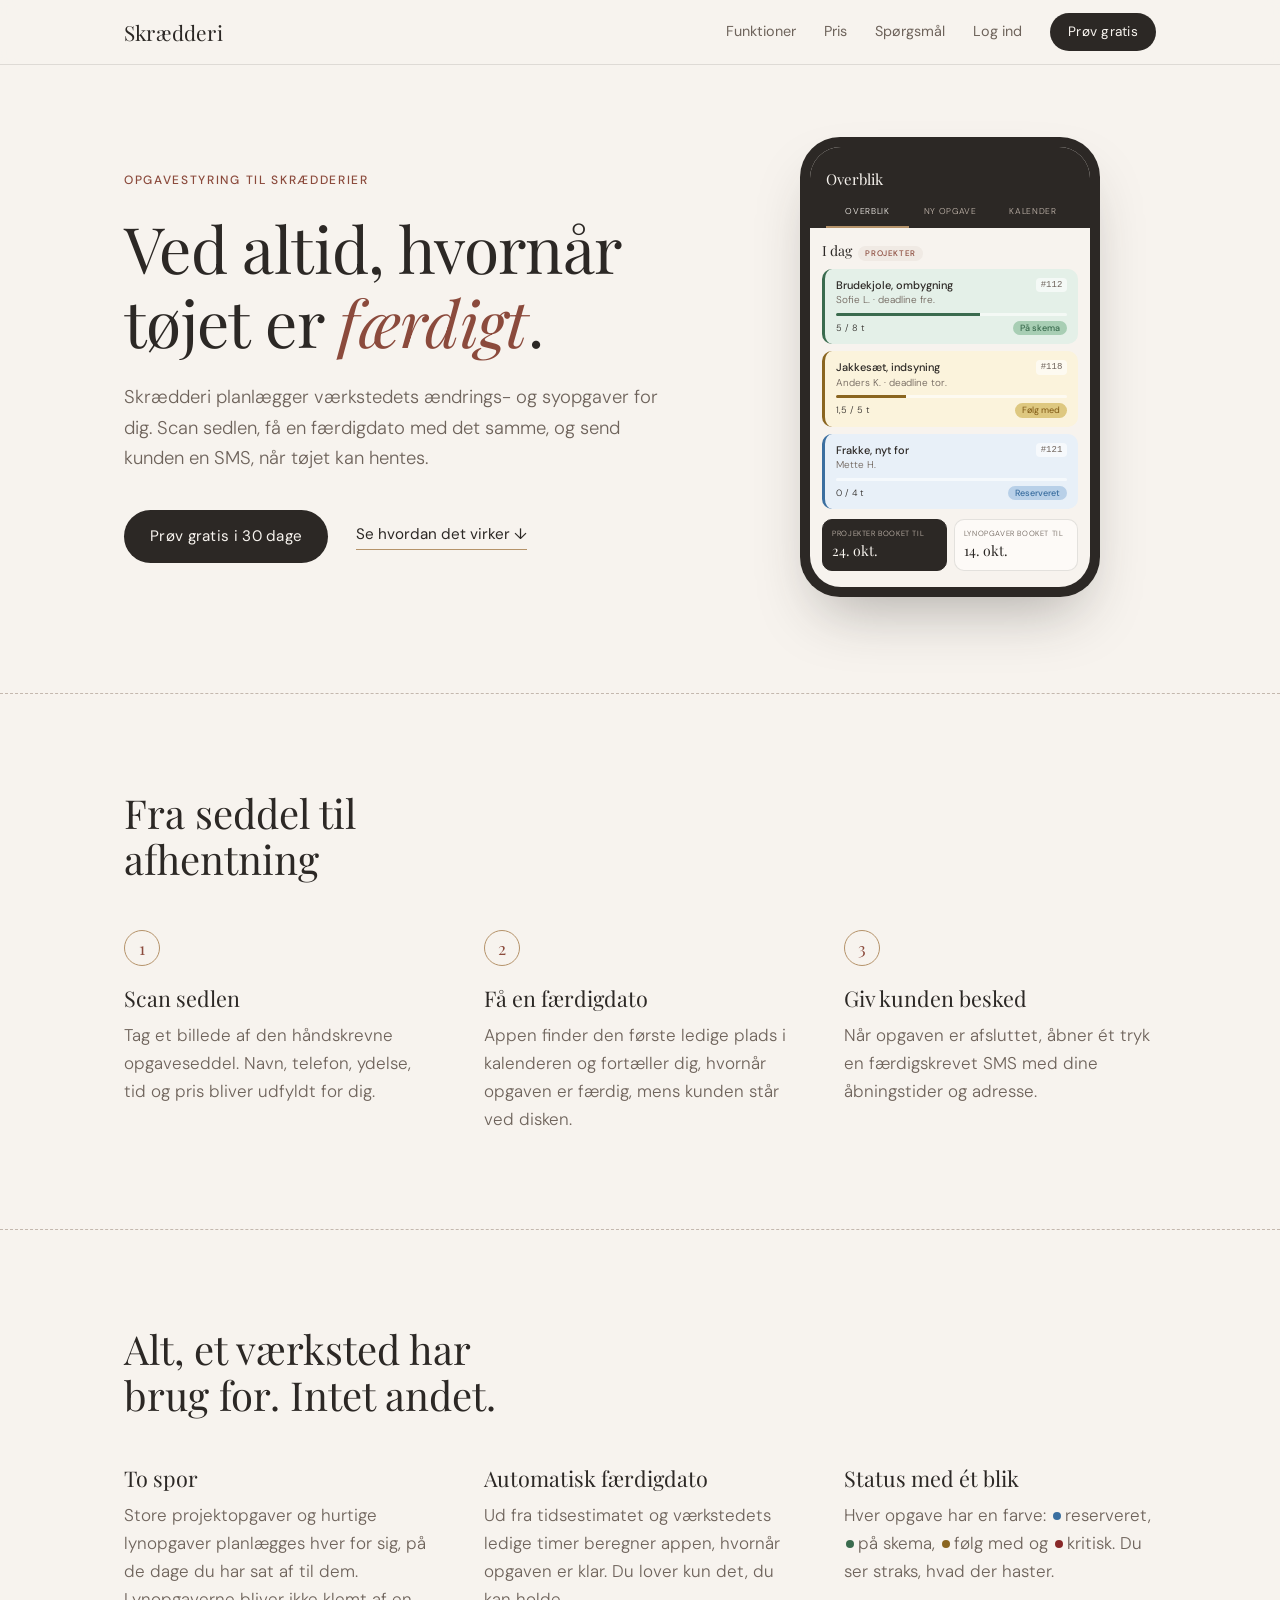
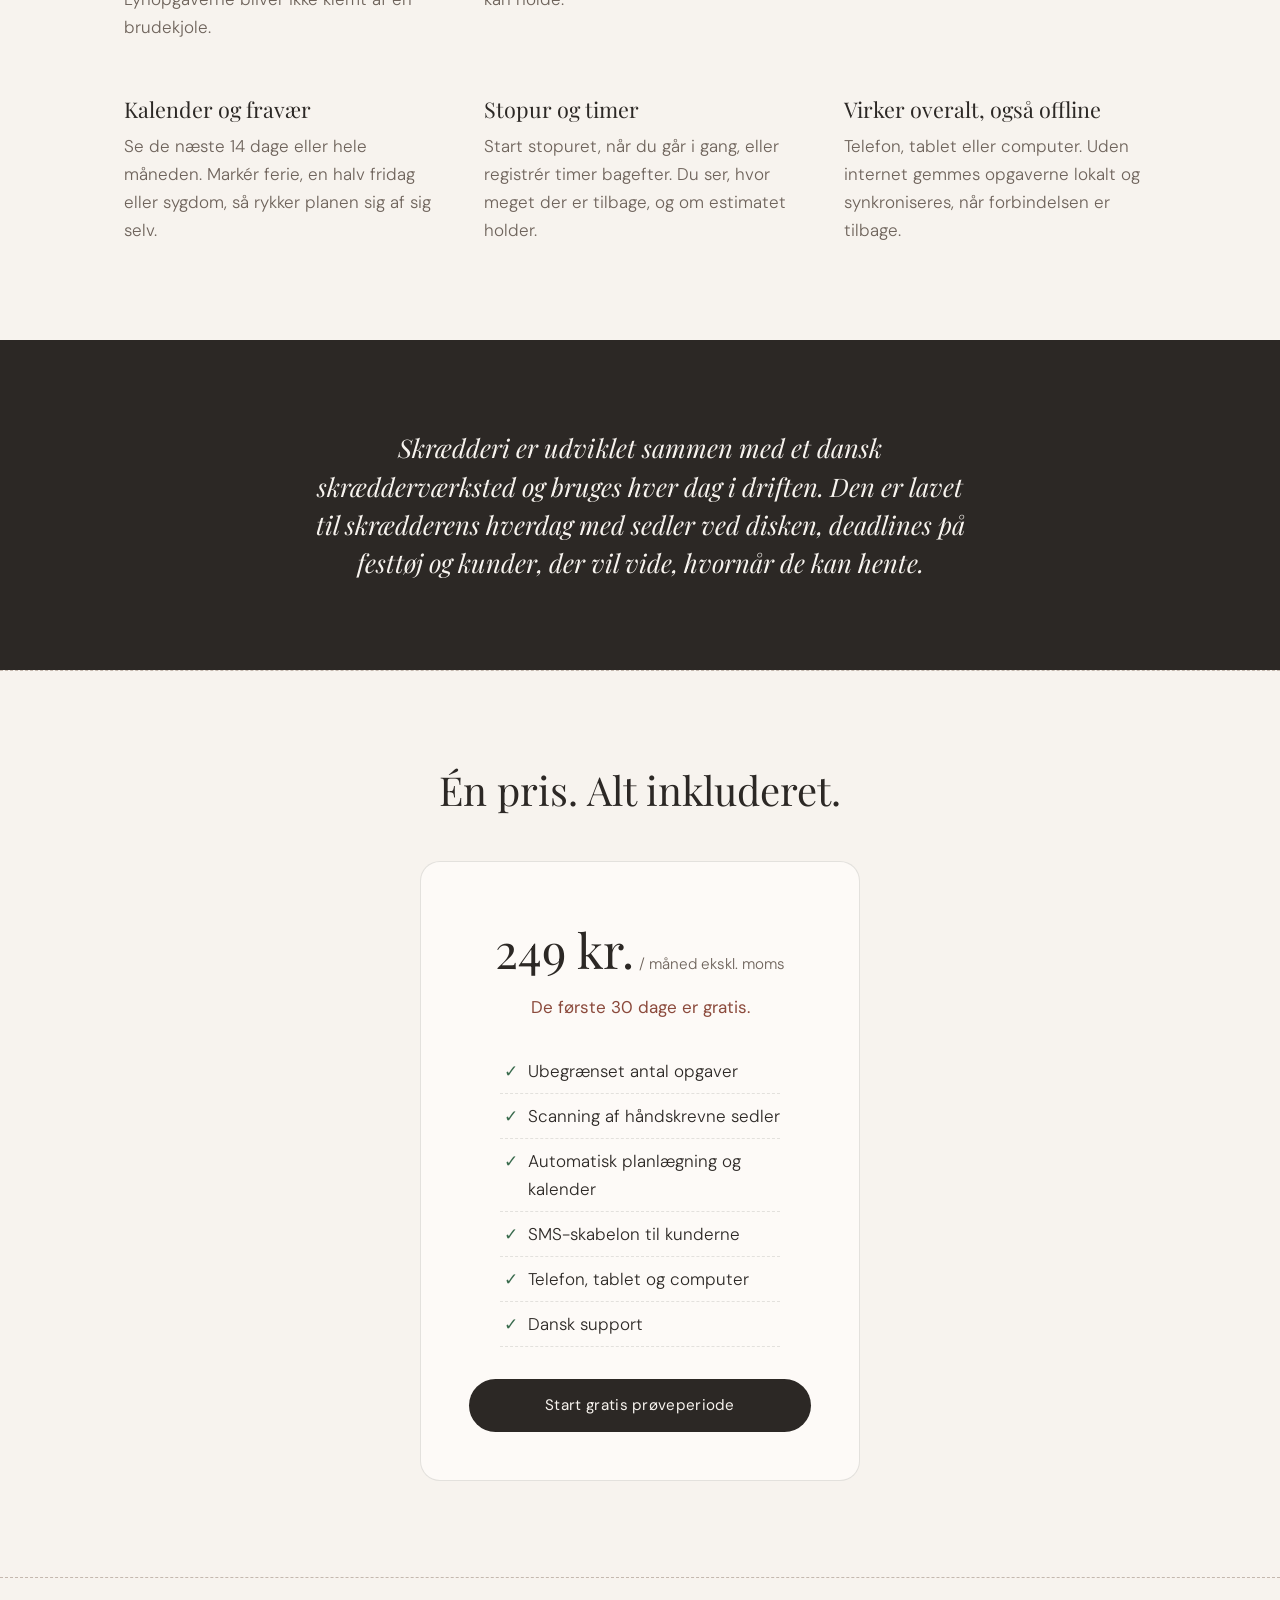
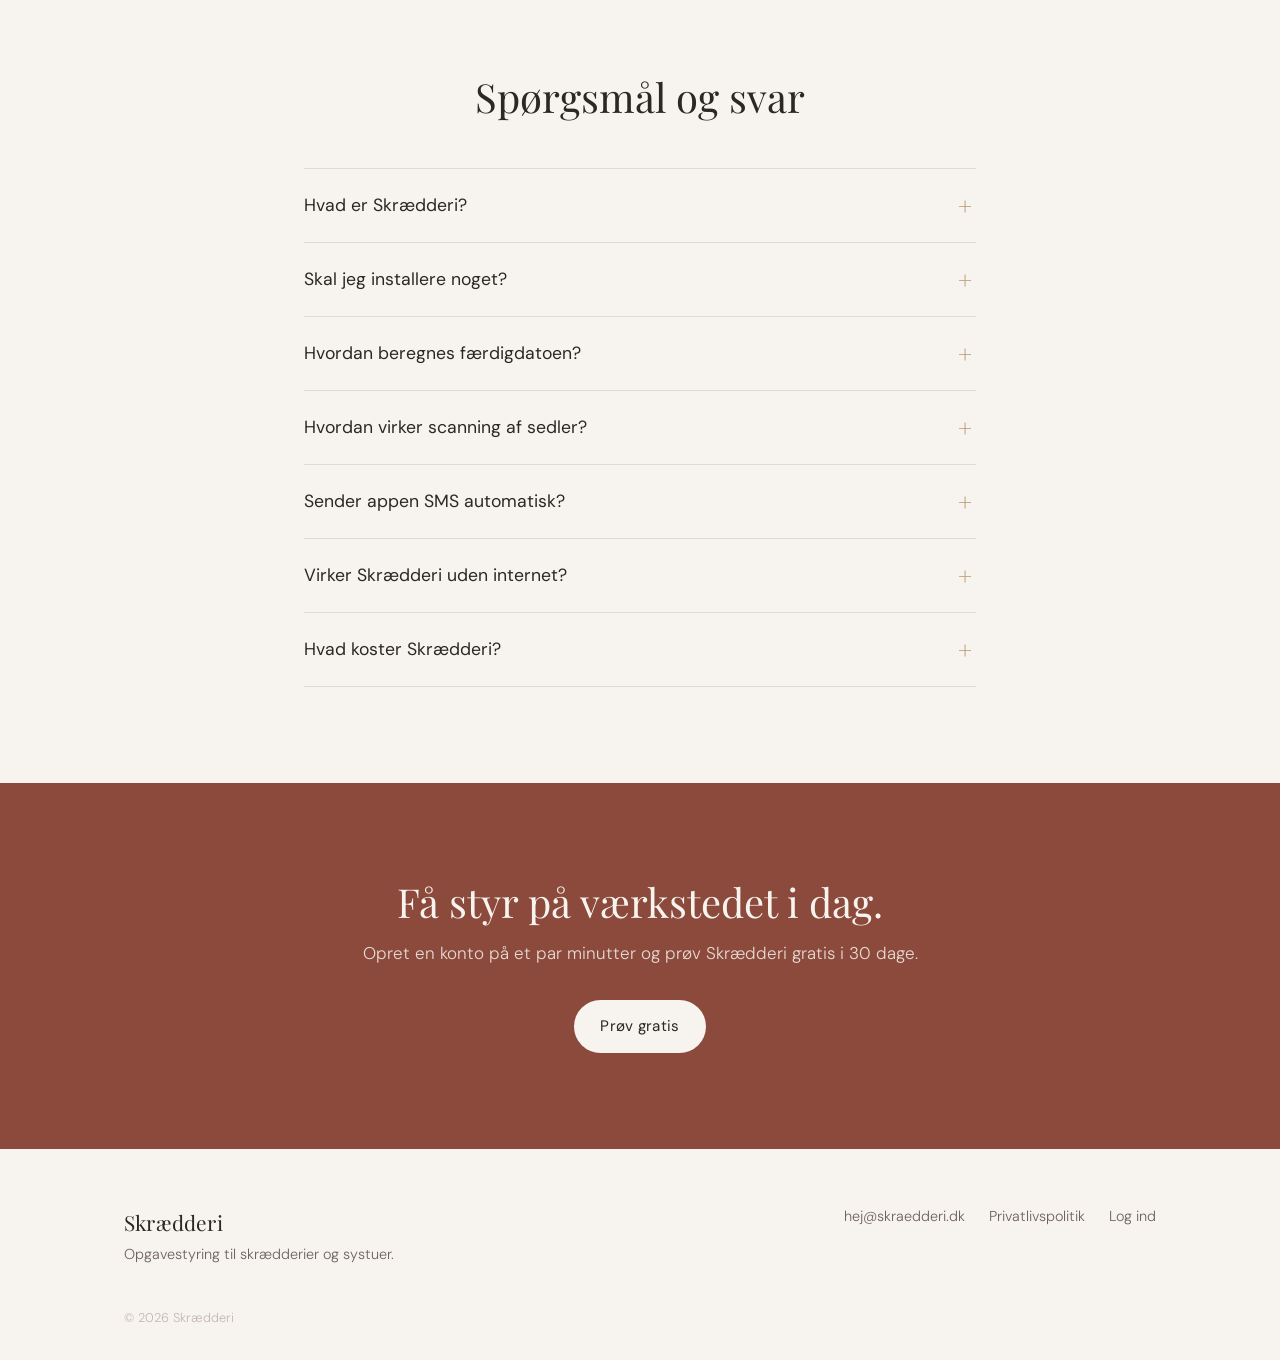
<file: index.html>
<!DOCTYPE html>
<html lang="da">
<head>
<meta charset="UTF-8">
<meta name="viewport" content="width=device-width, initial-scale=1">
<title>Skrædderi – opgavestyring og planlægning til skrædderier</title>
<meta name="description" content="Skrædderi er et dansk planlægningsværktøj til skrædderier og systuer. Scan sedlen, få en færdigdato med det samme, og send kunden en SMS, når tøjet er klar. Prøv gratis i 30 dage.">
<link rel="canonical" href="https://skraedderi.dk/">
<meta name="theme-color" content="#2C2825">
<meta name="robots" content="index, follow, max-image-preview:large">

<meta property="og:type" content="website">
<meta property="og:locale" content="da_DK">
<meta property="og:site_name" content="Skrædderi">
<meta property="og:title" content="Skrædderi – opgavestyring til skrædderier">
<meta property="og:description" content="Scan sedlen, få en færdigdato med det samme, og send kunden en SMS, når tøjet er klar.">
<meta property="og:url" content="https://skraedderi.dk/">
<meta property="og:image" content="https://skraedderi.dk/og-image.png">
<meta property="og:image:width" content="1200">
<meta property="og:image:height" content="630">
<meta name="twitter:card" content="summary_large_image">

<link rel="icon" href="favicon.svg" type="image/svg+xml">
<link rel="apple-touch-icon" href="apple-touch-icon.png">
<link rel="preload" href="fonts/playfair-display-latin-400-normal.woff2" as="font" type="font/woff2" crossorigin>
<link rel="preload" href="fonts/dm-sans-latin-300-normal.woff2" as="font" type="font/woff2" crossorigin>
<link rel="stylesheet" href="style.css">

<script type="application/ld+json">
{
  "@context": "https://schema.org",
  "@graph": [
    {
      "@type": "Organization",
      "@id": "https://skraedderi.dk/#org",
      "name": "Skrædderi",
      "url": "https://skraedderi.dk/",
      "logo": "https://skraedderi.dk/apple-touch-icon.png",
      "email": "hej@skraedderi.dk",
      "areaServed": "DK"
    },
    {
      "@type": "WebSite",
      "@id": "https://skraedderi.dk/#website",
      "url": "https://skraedderi.dk/",
      "name": "Skrædderi",
      "inLanguage": "da-DK",
      "publisher": { "@id": "https://skraedderi.dk/#org" }
    },
    {
      "@type": "SoftwareApplication",
      "@id": "https://skraedderi.dk/#app",
      "name": "Skrædderi",
      "description": "Webapp til opgavestyring i skrædderier og systuer: automatisk færdigdato ud fra værkstedets kapacitet, statusfarver, kalender med fravær, scanning af håndskrevne sedler, stopur og SMS til kunden.",
      "applicationCategory": "BusinessApplication",
      "applicationSubCategory": "Opgavestyring til skrædderier",
      "operatingSystem": "Web, iOS, Android, Windows, macOS",
      "inLanguage": "da",
      "url": "https://skraedderi.dk/",
      "publisher": { "@id": "https://skraedderi.dk/#org" },
      "offers": {
        "@type": "Offer",
        "price": "249",
        "priceCurrency": "DKK",
        "description": "Pr. måned ekskl. moms. 30 dages gratis prøveperiode.",
        "url": "https://skraedderi.dk/#pris"
      },
      "featureList": [
        "To spor: projektopgaver og lynopgaver",
        "Automatisk beregnet færdigdato",
        "Statusfarver: reserveret, på skema, følg med, kritisk",
        "Kalender med 14-dages- og månedsoverblik",
        "Registrering af fravær",
        "Scanning af håndskrevne opgavesedler",
        "Stopur og tidsregistrering",
        "SMS-skabelon til kunden",
        "Virker offline"
      ]
    },
    {
      "@type": "FAQPage",
      "mainEntity": [
        { "@type": "Question", "name": "Hvad er Skrædderi?",
          "acceptedAnswer": { "@type": "Answer", "text": "Skrædderi er en dansk webapp til opgavestyring i skrædderier og systuer. Den holder styr på alle ændrings- og syopgaver, beregner automatisk hvornår hver opgave er færdig ud fra værkstedets kapacitet, og gør det nemt at give kunden besked på SMS." } },
        { "@type": "Question", "name": "Skal jeg installere noget?",
          "acceptedAnswer": { "@type": "Answer", "text": "Nej. Skrædderi kører i browseren på telefon, tablet og computer. På telefonen kan du lægge den på hjemmeskærmen, så den åbner som en almindelig app." } },
        { "@type": "Question", "name": "Hvordan beregnes færdigdatoen?",
          "acceptedAnswer": { "@type": "Answer", "text": "Appen kender hvor mange timer værkstedet har hver dag til henholdsvis projektopgaver og lynopgaver. Når du opretter en opgave med et tidsestimat, finder appen den første dag, hvor der er plads, og trækker registreret fravær fra." } },
        { "@type": "Question", "name": "Hvordan virker scanning af sedler?",
          "acceptedAnswer": { "@type": "Answer", "text": "Tag et billede af den håndskrevne opgaveseddel. Appen læser navn, telefon, ydelse, tidsestimat, pris, deadline og noter og udfylder formularen. Du retter eventuelle fejl og godkender. Billedet læses direkte i browseren." } },
        { "@type": "Question", "name": "Sender appen SMS automatisk?",
          "acceptedAnswer": { "@type": "Answer", "text": "Nej. Når en opgave er færdig, åbner ét tryk telefonens egen SMS-app med en færdigskrevet besked ud fra din skabelon. Du sender selv, og der er ingen ekstra SMS-gebyrer." } },
        { "@type": "Question", "name": "Virker Skrædderi uden internet?",
          "acceptedAnswer": { "@type": "Answer", "text": "Ja. Opgaver du opretter uden forbindelse, gemmes på enheden og synkroniseres automatisk, når forbindelsen er tilbage." } },
        { "@type": "Question", "name": "Hvad koster Skrædderi?",
          "acceptedAnswer": { "@type": "Answer", "text": "Skrædderi koster 249 kr. om måneden ekskl. moms. De første 30 dage er gratis." } }
      ]
    }
  ]
}
</script>
</head>
<body>

<a class="skip" href="#indhold">Spring til indhold</a>

<header class="site-header">
  <div class="wrap header-inner">
    <a href="./" class="logo" aria-label="Skrædderi – forside">Skrædderi</a>
    <nav aria-label="Hovedmenu">
      <a href="#funktioner">Funktioner</a>
      <a href="#pris">Pris</a>
      <a href="#faq">Spørgsmål</a>
      <a href="https://app.skraedderi.dk/" class="nav-login">Log ind</a>
      <a href="https://app.skraedderi.dk/signup" class="btn btn-small">Prøv gratis</a>
    </nav>
  </div>
</header>

<main id="indhold">

  <!-- HERO -->
  <section class="hero">
    <div class="wrap hero-inner">
      <div class="hero-text">
        <p class="eyebrow">Opgavestyring til skrædderier</p>
        <h1>Ved altid, hvornår tøjet er <em>færdigt</em>.</h1>
        <p class="lead">Skrædderi planlægger værkstedets ændrings- og syopgaver for dig. Scan sedlen, få en færdigdato med det samme, og send kunden en SMS, når tøjet kan hentes.</p>
        <div class="hero-cta">
          <a href="https://app.skraedderi.dk/signup" class="btn">Prøv gratis i 30 dage</a>
          <a href="#funktioner" class="link-arrow">Se hvordan det virker</a>
        </div>
      </div>

      <!-- Illustration af appen -->
      <div class="phone" aria-hidden="true">
        <div class="phone-screen">
          <div class="ph-head">
            <div class="ph-title">Overblik</div>
            <div class="ph-tabs"><span class="on">Overblik</span><span>Ny opgave</span><span>Kalender</span></div>
          </div>
          <div class="ph-body">
            <div class="ph-day">I dag <span>Projekter</span></div>
            <div class="card st-green">
              <div class="c-top"><b>Brudekjole, ombygning</b><i>#112</i></div>
              <div class="c-sub">Sofie L. · deadline fre.</div>
              <div class="bar"><span style="width:62%"></span></div>
              <div class="c-row"><small>5 / 8 t</small><em>På skema</em></div>
            </div>
            <div class="card st-yellow">
              <div class="c-top"><b>Jakkesæt, indsyning</b><i>#118</i></div>
              <div class="c-sub">Anders K. · deadline tor.</div>
              <div class="bar"><span style="width:30%"></span></div>
              <div class="c-row"><small>1,5 / 5 t</small><em>Følg med</em></div>
            </div>
            <div class="card st-blue">
              <div class="c-top"><b>Frakke, nyt for</b><i>#121</i></div>
              <div class="c-sub">Mette H.</div>
              <div class="bar"><span style="width:0"></span></div>
              <div class="c-row"><small>0 / 4 t</small><em>Reserveret</em></div>
            </div>
            <div class="ph-stats">
              <div class="dark"><small>Projekter booket til</small><b>24. okt.</b></div>
              <div><small>Lynopgaver booket til</small><b>14. okt.</b></div>
            </div>
          </div>
        </div>
      </div>
    </div>
  </section>

  <!-- SÅDAN VIRKER DET -->
  <section class="steps" aria-labelledby="steps-h">
    <div class="wrap">
      <h2 id="steps-h" class="section-title">Fra seddel til afhentning</h2>
      <ol class="step-list">
        <li>
          <span class="step-no">1</span>
          <h3>Scan sedlen</h3>
          <p>Tag et billede af den håndskrevne opgaveseddel. Navn, telefon, ydelse, tid og pris bliver udfyldt for dig.</p>
        </li>
        <li>
          <span class="step-no">2</span>
          <h3>Få en færdigdato</h3>
          <p>Appen finder den første ledige plads i kalenderen og fortæller dig, hvornår opgaven er færdig, mens kunden står ved disken.</p>
        </li>
        <li>
          <span class="step-no">3</span>
          <h3>Giv kunden besked</h3>
          <p>Når opgaven er afsluttet, åbner ét tryk en færdigskrevet SMS med dine åbningstider og adresse.</p>
        </li>
      </ol>
    </div>
  </section>

  <!-- FUNKTIONER -->
  <section id="funktioner" class="features" aria-labelledby="feat-h">
    <div class="wrap">
      <h2 id="feat-h" class="section-title">Alt, et værksted har brug for. Intet andet.</h2>
      <div class="feature-grid">
        <article>
          <h3>To spor</h3>
          <p>Store projektopgaver og hurtige lynopgaver planlægges hver for sig, på de dage du har sat af til dem. Lynopgaverne bliver ikke klemt af en brudekjole.</p>
        </article>
        <article>
          <h3>Automatisk færdigdato</h3>
          <p>Ud fra tidsestimatet og værkstedets ledige timer beregner appen, hvornår opgaven er klar. Du lover kun det, du kan holde.</p>
        </article>
        <article>
          <h3>Status med ét blik</h3>
          <p>Hver opgave har en farve: <span class="dot d-blue"></span>reserveret, <span class="dot d-green"></span>på skema, <span class="dot d-yellow"></span>følg med og <span class="dot d-red"></span>kritisk. Du ser straks, hvad der haster.</p>
        </article>
        <article>
          <h3>Kalender og fravær</h3>
          <p>Se de næste 14 dage eller hele måneden. Markér ferie, en halv fridag eller sygdom, så rykker planen sig af sig selv.</p>
        </article>
        <article>
          <h3>Stopur og timer</h3>
          <p>Start stopuret, når du går i gang, eller registrér timer bagefter. Du ser, hvor meget der er tilbage, og om estimatet holder.</p>
        </article>
        <article>
          <h3>Virker overalt, også offline</h3>
          <p>Telefon, tablet eller computer. Uden internet gemmes opgaverne lokalt og synkroniseres, når forbindelsen er tilbage.</p>
        </article>
      </div>
    </div>
  </section>

  <!-- CITAT / OPRINDELSE -->
  <section class="origin">
    <div class="wrap narrow">
      <p class="origin-text">Skrædderi er udviklet sammen med et dansk skrædderværksted og bruges hver dag i driften. Den er lavet til skrædderens hverdag med sedler ved disken, deadlines på festtøj og kunder, der vil vide, hvornår de kan hente.</p>
    </div>
  </section>

  <!-- PRIS -->
  <section id="pris" class="pricing" aria-labelledby="pris-h">
    <div class="wrap narrow">
      <h2 id="pris-h" class="section-title">Én pris. Alt inkluderet.</h2>
      <div class="price-card">
        <!-- PLADSHOLDER: ret prisen her, i JSON-LD øverst, i FAQ og i llms.txt -->
        <p class="price"><span class="amount">249 kr.</span> <span class="per">/ måned ekskl. moms</span></p>
        <p class="trial">De første 30 dage er gratis.</p>
        <ul class="included">
          <li>Ubegrænset antal opgaver</li>
          <li>Scanning af håndskrevne sedler</li>
          <li>Automatisk planlægning og kalender</li>
          <li>SMS-skabelon til kunderne</li>
          <li>Telefon, tablet og computer</li>
          <li>Dansk support</li>
        </ul>
        <a href="https://app.skraedderi.dk/signup" class="btn btn-block">Start gratis prøveperiode</a>
      </div>
    </div>
  </section>

  <!-- FAQ -->
  <section id="faq" class="faq" aria-labelledby="faq-h">
    <div class="wrap narrow">
      <h2 id="faq-h" class="section-title">Spørgsmål og svar</h2>

      <details>
        <summary>Hvad er Skrædderi?</summary>
        <p>Skrædderi er en dansk webapp til opgavestyring i skrædderier og systuer. Den holder styr på alle ændrings- og syopgaver, beregner automatisk hvornår hver opgave er færdig ud fra værkstedets kapacitet, og gør det nemt at give kunden besked på SMS.</p>
      </details>
      <details>
        <summary>Skal jeg installere noget?</summary>
        <p>Nej. Skrædderi kører i browseren på telefon, tablet og computer. På telefonen kan du lægge den på hjemmeskærmen, så den åbner som en almindelig app.</p>
      </details>
      <details>
        <summary>Hvordan beregnes færdigdatoen?</summary>
        <p>Appen kender hvor mange timer værkstedet har hver dag til henholdsvis projektopgaver og lynopgaver. Når du opretter en opgave med et tidsestimat, finder appen den første dag, hvor der er plads, og trækker registreret fravær fra.</p>
      </details>
      <details>
        <summary>Hvordan virker scanning af sedler?</summary>
        <p>Tag et billede af den håndskrevne opgaveseddel. Appen læser navn, telefon, ydelse, tidsestimat, pris, deadline og noter og udfylder formularen. Du retter eventuelle fejl og godkender. Billedet læses direkte i browseren.</p>
      </details>
      <details>
        <summary>Sender appen SMS automatisk?</summary>
        <p>Nej. Når en opgave er færdig, åbner ét tryk telefonens egen SMS-app med en færdigskrevet besked ud fra din skabelon. Du sender selv, og der er ingen ekstra SMS-gebyrer.</p>
      </details>
      <details>
        <summary>Virker Skrædderi uden internet?</summary>
        <p>Ja. Opgaver du opretter uden forbindelse, gemmes på enheden og synkroniseres automatisk, når forbindelsen er tilbage.</p>
      </details>
      <details>
        <summary>Hvad koster Skrædderi?</summary>
        <p>Skrædderi koster 249 kr. om måneden ekskl. moms. De første 30 dage er gratis.</p>
      </details>
    </div>
  </section>

  <!-- AFSLUTNING -->
  <section class="final-cta">
    <div class="wrap narrow">
      <h2>Få styr på værkstedet i dag.</h2>
      <p>Opret en konto på et par minutter og prøv Skrædderi gratis i 30 dage.</p>
      <a href="https://app.skraedderi.dk/signup" class="btn btn-light">Prøv gratis</a>
    </div>
  </section>

</main>

<footer class="site-footer">
  <div class="wrap footer-inner">
    <div>
      <div class="logo">Skrædderi</div>
      <p>Opgavestyring til skrædderier og systuer.</p>
    </div>
    <div class="footer-links">
      <a href="mailto:hej@skraedderi.dk">hej@skraedderi.dk</a>
      <a href="privatliv">Privatlivspolitik</a>
      <a href="https://app.skraedderi.dk/">Log ind</a>
    </div>
  </div>
  <div class="wrap copy">© 2026 Skrædderi</div>
</footer>

</body>
</html>
</file>
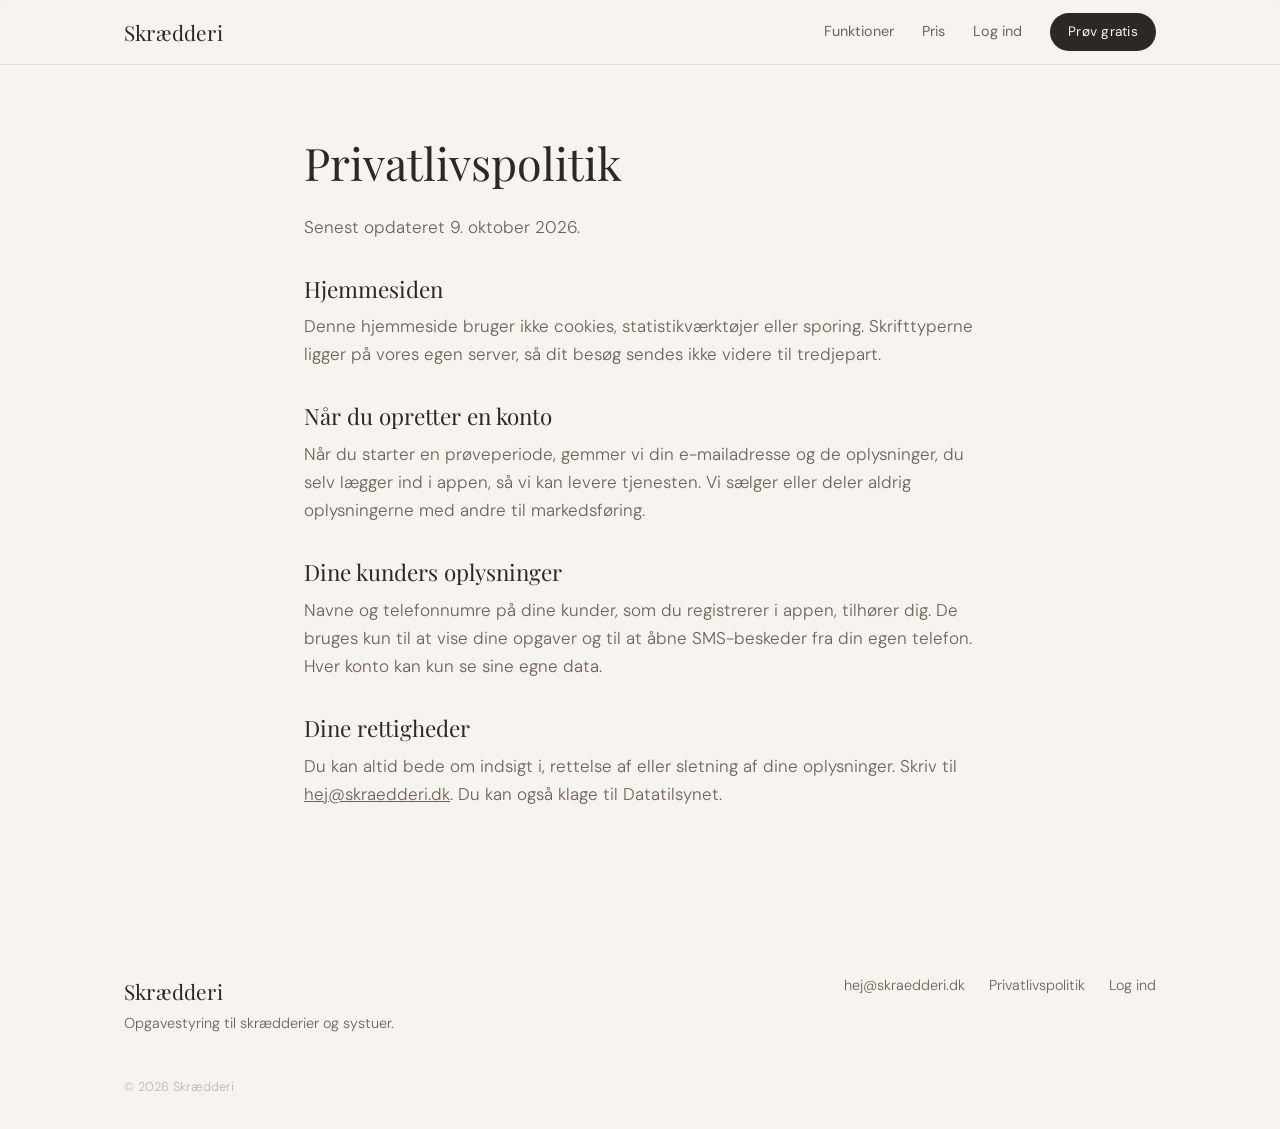
<file: privatliv.html>
<!DOCTYPE html>
<html lang="da">
<head>
<meta charset="UTF-8">
<meta name="viewport" content="width=device-width, initial-scale=1">
<title>Privatlivspolitik – Skrædderi</title>
<meta name="description" content="Sådan behandler Skrædderi personoplysninger på hjemmesiden.">
<link rel="canonical" href="https://skraedderi.dk/privatliv">
<meta name="theme-color" content="#2C2825">
<link rel="icon" href="favicon.svg" type="image/svg+xml">
<link rel="apple-touch-icon" href="apple-touch-icon.png">
<link rel="stylesheet" href="style.css">
</head>
<body>
<header class="site-header">
  <div class="wrap header-inner">
    <a href="./" class="logo" aria-label="Skrædderi – forside">Skrædderi</a>
    <nav aria-label="Hovedmenu">
      <a href="./#funktioner">Funktioner</a>
      <a href="./#pris">Pris</a>
      <a href="https://app.skraedderi.dk/" class="nav-login">Log ind</a>
      <a href="https://app.skraedderi.dk/signup" class="btn btn-small">Prøv gratis</a>
    </nav>
  </div>
</header>
<main class="page">
  <div class="wrap narrow">
    <h1>Privatlivspolitik</h1>
    <p>Senest opdateret 9. oktober 2026.</p>

    <h2>Hjemmesiden</h2>
    <p>Denne hjemmeside bruger ikke cookies, statistikværktøjer eller sporing. Skrifttyperne ligger på vores egen server, så dit besøg sendes ikke videre til tredjepart.</p>

    <h2>Når du opretter en konto</h2>
    <p>Når du starter en prøveperiode, gemmer vi din e-mailadresse og de oplysninger, du selv lægger ind i appen, så vi kan levere tjenesten. Vi sælger eller deler aldrig oplysningerne med andre til markedsføring.</p>

    <h2>Dine kunders oplysninger</h2>
    <p>Navne og telefonnumre på dine kunder, som du registrerer i appen, tilhører dig. De bruges kun til at vise dine opgaver og til at åbne SMS-beskeder fra din egen telefon. Hver konto kan kun se sine egne data.</p>

    <h2>Dine rettigheder</h2>
    <p>Du kan altid bede om indsigt i, rettelse af eller sletning af dine oplysninger. Skriv til <a href="mailto:hej@skraedderi.dk">hej@skraedderi.dk</a>. Du kan også klage til Datatilsynet.</p>
  </div>
</main>
<footer class="site-footer">
  <div class="wrap footer-inner">
    <div>
      <div class="logo">Skrædderi</div>
      <p>Opgavestyring til skrædderier og systuer.</p>
    </div>
    <div class="footer-links">
      <a href="mailto:hej@skraedderi.dk">hej@skraedderi.dk</a>
      <a href="privatliv">Privatlivspolitik</a>
      <a href="https://app.skraedderi.dk/">Log ind</a>
    </div>
  </div>
  <div class="wrap copy">© 2026 Skrædderi</div>
</footer>
</body>
</html>
</file>
<file: style.css>
/* Skrifttyper (selv-hostet – ingen kald til Google) */
@font-face { font-family: 'Playfair Display'; font-style: normal; font-weight: 400; font-display: swap; src: url(fonts/playfair-display-latin-400-normal.woff2) format('woff2'); }
@font-face { font-family: 'Playfair Display'; font-style: italic; font-weight: 400; font-display: swap; src: url(fonts/playfair-display-latin-400-italic.woff2) format('woff2'); }
@font-face { font-family: 'DM Sans'; font-style: normal; font-weight: 300; font-display: swap; src: url(fonts/dm-sans-latin-300-normal.woff2) format('woff2'); }
@font-face { font-family: 'DM Sans'; font-style: normal; font-weight: 400; font-display: swap; src: url(fonts/dm-sans-latin-400-normal.woff2) format('woff2'); }
@font-face { font-family: 'DM Sans'; font-style: normal; font-weight: 500; font-display: swap; src: url(fonts/dm-sans-latin-500-normal.woff2) format('woff2'); }

/* Samme farver som appen */
:root {
  --cream: #F7F3EE; --warm-white: #FDFAF7; --charcoal: #2C2825;
  --mid: #6E635B; --light: #C4B8AE; --accent: #8B4A3C; --gold: #B5936A;
  --line: rgba(44, 40, 37, 0.12);
  --s-blue: #3B6FA0; --s-blue-bg: #E8F0F8; --s-blue-bd: #B8D0E8;
  --s-green: #3A6B4E; --s-green-bg: #E4F0E8; --s-green-bd: #A8CEB4;
  --s-yellow: #8A6520; --s-yellow-bg: #FBF3DC; --s-yellow-bd: #DEC880;
  --s-red: #882828; --s-red-bg: #F8E4E4; --s-red-bd: #D89090;
  --serif: 'Playfair Display', Georgia, serif;
  --sans: 'DM Sans', system-ui, -apple-system, sans-serif;
}

* { box-sizing: border-box; margin: 0; padding: 0; }
html { scroll-behavior: smooth; -webkit-text-size-adjust: 100%; }
body { background: var(--cream); color: var(--charcoal); font-family: var(--sans); font-weight: 300; font-size: 1.0625rem; line-height: 1.65; }
a { color: inherit; }
h1, h2, h3 { font-family: var(--serif); font-weight: 400; line-height: 1.15; }
em { font-style: italic; }

.wrap { max-width: 1080px; margin: 0 auto; padding: 0 24px; }
.wrap.narrow { max-width: 720px; }

.skip { position: absolute; left: -999px; top: 8px; background: var(--charcoal); color: var(--cream); padding: 8px 14px; border-radius: 6px; z-index: 10; }
.skip:focus { left: 8px; }
:focus-visible { outline: 2px solid var(--accent); outline-offset: 3px; }

/* Knapper */
.btn { display: inline-block; background: var(--charcoal); color: var(--cream); text-decoration: none; font-weight: 400; font-size: 0.95rem; letter-spacing: 0.02em; padding: 14px 26px; border-radius: 999px; transition: background 0.2s, transform 0.2s; }
.btn:hover { background: var(--accent); }
.btn:active { transform: scale(0.98); }
.btn-small { padding: 8px 18px; font-size: 0.85rem; }
.btn-block { display: block; text-align: center; }
.btn-light { background: var(--cream); color: var(--charcoal); }
.btn-light:hover { background: var(--gold); color: var(--charcoal); }
.link-arrow { text-decoration: none; font-weight: 400; font-size: 0.95rem; border-bottom: 1px solid var(--gold); padding-bottom: 2px; }
.link-arrow::after { content: ' ↓'; }

/* Header */
.site-header { position: sticky; top: 0; z-index: 5; background: rgba(247, 243, 238, 0.9); backdrop-filter: blur(8px); -webkit-backdrop-filter: blur(8px); border-bottom: 1px solid var(--line); }
.header-inner { display: flex; align-items: center; justify-content: space-between; height: 64px; }
.logo { font-family: var(--serif); font-size: 1.3rem; text-decoration: none; letter-spacing: 0.01em; }
nav { display: flex; align-items: center; gap: 28px; font-size: 0.9rem; font-weight: 400; }
nav a:not(.btn) { text-decoration: none; color: var(--mid); transition: color 0.2s; }
nav a:not(.btn):hover { color: var(--charcoal); }

/* Sektioner */
section { padding: 96px 0; }
.section-title { font-size: clamp(1.8rem, 3.5vw, 2.5rem); margin-bottom: 48px; max-width: 18ch; }
.eyebrow { font-size: 0.75rem; letter-spacing: 0.14em; text-transform: uppercase; color: var(--accent); font-weight: 500; margin-bottom: 20px; }

/* Stiplet "søm" mellem sektioner */
.steps, .features, .pricing, .faq { border-top: 1px dashed var(--light); }

/* Hero */
.hero { padding: 72px 0 96px; }
.hero-inner { display: grid; grid-template-columns: 1.15fr 0.85fr; gap: 64px; align-items: center; }
.hero h1 { font-size: clamp(2.4rem, 5.5vw, 4rem); letter-spacing: -0.01em; margin-bottom: 24px; }
.hero h1 em { color: var(--accent); }
.lead { font-size: 1.15rem; color: var(--mid); max-width: 34em; margin-bottom: 36px; }
.hero-cta { display: flex; align-items: center; gap: 28px; flex-wrap: wrap; }

/* Telefon-illustration (kopi af appens forside) */
.phone { justify-self: center; width: 300px; padding: 10px; background: var(--charcoal); border-radius: 40px; box-shadow: 0 30px 60px -20px rgba(44, 40, 37, 0.35); }
.phone-screen { background: var(--cream); border-radius: 31px; overflow: hidden; font-size: 11px; line-height: 1.35; }
.ph-head { background: var(--charcoal); color: var(--cream); padding: 22px 16px 0; }
.ph-title { font-family: var(--serif); font-size: 15px; }
.ph-tabs { display: flex; margin-top: 10px; }
.ph-tabs span { flex: 1; text-align: center; font-size: 8.5px; letter-spacing: 0.08em; text-transform: uppercase; color: var(--light); padding: 7px 0 8px; border-bottom: 2px solid transparent; }
.ph-tabs .on { color: var(--cream); border-color: var(--gold); }
.ph-body { padding: 14px 12px 16px; }
.ph-day { font-family: var(--serif); font-size: 14px; margin-bottom: 8px; display: flex; align-items: baseline; gap: 6px; }
.ph-day span { font-family: var(--sans); font-size: 8px; text-transform: uppercase; letter-spacing: 0.08em; background: #F0EAE4; color: var(--accent); padding: 2px 7px; border-radius: 10px; font-weight: 500; }
.card { border-radius: 10px; padding: 9px 11px; margin-bottom: 7px; border-left: 3px solid; }
.c-top { display: flex; justify-content: space-between; }
.c-top b { font-weight: 500; }
.c-top i { font-style: normal; font-family: monospace; font-size: 9px; color: var(--mid); background: rgba(255,255,255,0.6); padding: 1px 5px; border-radius: 4px; }
.c-sub { color: var(--mid); font-size: 10px; margin: 1px 0 6px; }
.bar { height: 3px; background: rgba(255,255,255,0.6); border-radius: 2px; overflow: hidden; margin-bottom: 5px; }
.bar span { display: block; height: 100%; }
.c-row { display: flex; justify-content: space-between; align-items: center; }
.c-row em { font-style: normal; font-size: 9px; font-weight: 500; padding: 1px 7px; border-radius: 8px; }
.st-blue   { background: var(--s-blue-bg);   border-color: var(--s-blue); }
.st-green  { background: var(--s-green-bg);  border-color: var(--s-green); }
.st-yellow { background: var(--s-yellow-bg); border-color: var(--s-yellow); }
.st-blue .bar span   { background: var(--s-blue); }
.st-green .bar span  { background: var(--s-green); }
.st-yellow .bar span { background: var(--s-yellow); }
.st-blue em   { background: var(--s-blue-bd);   color: var(--s-blue); }
.st-green em  { background: var(--s-green-bd);  color: var(--s-green); }
.st-yellow em { background: var(--s-yellow-bd); color: var(--s-yellow); }
.ph-stats { display: grid; grid-template-columns: 1fr 1fr; gap: 7px; margin-top: 10px; }
.ph-stats div { background: var(--warm-white); border: 1px solid var(--line); border-radius: 10px; padding: 9px; }
.ph-stats .dark { background: var(--charcoal); color: var(--cream); border-color: var(--charcoal); }
.ph-stats small { display: block; font-size: 7.5px; text-transform: uppercase; letter-spacing: 0.08em; color: var(--mid); margin-bottom: 3px; }
.ph-stats .dark small { color: var(--light); }
.ph-stats b { font-family: var(--serif); font-weight: 400; font-size: 14px; }

/* Trin */
.step-list { list-style: none; display: grid; grid-template-columns: repeat(3, 1fr); gap: 48px; }
.step-no { display: inline-flex; align-items: center; justify-content: center; width: 36px; height: 36px; border: 1px solid var(--gold); border-radius: 50%; font-family: var(--serif); color: var(--accent); margin-bottom: 20px; }
.step-list h3, .feature-grid h3 { font-size: 1.35rem; margin-bottom: 10px; }
.step-list p, .feature-grid p { color: var(--mid); }

/* Funktioner */
.feature-grid { display: grid; grid-template-columns: repeat(3, 1fr); gap: 56px 48px; }
.dot { display: inline-block; width: 8px; height: 8px; border-radius: 50%; margin: 0 4px 1px 2px; }
.d-blue { background: var(--s-blue); } .d-green { background: var(--s-green); }
.d-yellow { background: var(--s-yellow); } .d-red { background: var(--s-red); }

/* Oprindelse */
.origin { background: var(--charcoal); color: var(--cream); padding: 88px 0; }
.origin-text { font-family: var(--serif); font-style: italic; font-size: clamp(1.25rem, 2.4vw, 1.6rem); line-height: 1.5; text-align: center; }

/* Pris */
.pricing .section-title, .faq .section-title { margin-left: auto; margin-right: auto; text-align: center; }
.price-card { background: var(--warm-white); border: 1px solid var(--line); border-radius: 20px; padding: 48px; max-width: 440px; margin: 0 auto; text-align: center; }
.price { margin-bottom: 4px; }
.amount { font-family: var(--serif); font-size: 3rem; }
.per { color: var(--mid); font-size: 0.95rem; }
.trial { color: var(--accent); font-weight: 400; margin-bottom: 28px; }
.included { list-style: none; text-align: left; margin: 0 auto 32px; max-width: 280px; }
.included li { padding: 8px 0 8px 28px; border-bottom: 1px dashed var(--line); position: relative; }
.included li::before { content: '✓'; position: absolute; left: 4px; color: var(--s-green); }

/* FAQ */
.faq details { border-bottom: 1px solid var(--line); }
.faq details:first-of-type { border-top: 1px solid var(--line); }
.faq summary { cursor: pointer; list-style: none; padding: 22px 40px 22px 0; font-weight: 400; font-size: 1.1rem; position: relative; }
.faq summary::-webkit-details-marker { display: none; }
.faq summary::after { content: '+'; position: absolute; right: 4px; top: 50%; transform: translateY(-50%); font-family: var(--serif); font-size: 1.5rem; color: var(--gold); transition: transform 0.2s; }
.faq details[open] summary::after { transform: translateY(-50%) rotate(45deg); }
.faq details p { color: var(--mid); padding: 0 40px 24px 0; }

/* Afslutning */
.final-cta { background: var(--accent); color: var(--cream); text-align: center; }
.final-cta h2 { font-size: clamp(1.8rem, 3.5vw, 2.5rem); margin-bottom: 14px; }
.final-cta p { opacity: 0.85; margin-bottom: 32px; }

/* Footer */
.site-footer { padding: 56px 0 32px; font-size: 0.9rem; color: var(--mid); }
.footer-inner { display: flex; justify-content: space-between; gap: 32px; flex-wrap: wrap; }
.site-footer .logo { color: var(--charcoal); margin-bottom: 4px; }
.footer-links { display: flex; gap: 24px; flex-wrap: wrap; }
.footer-links a { text-decoration: none; }
.footer-links a:hover { color: var(--charcoal); }
.copy { margin-top: 40px; font-size: 0.8rem; color: var(--light); }

/* Simpel tekstside (privatliv, 404) */
.page { padding: 72px 0 96px; }
.page h1 { font-size: clamp(2rem, 4vw, 2.8rem); margin-bottom: 24px; }
.page h2 { font-size: 1.4rem; margin: 36px 0 10px; }
.page p { color: var(--mid); margin-bottom: 14px; }

/* Responsiv */
@media (max-width: 860px) {
  section { padding: 72px 0; }
  .hero { padding: 48px 0 72px; }
  .hero-inner { grid-template-columns: 1fr; gap: 56px; }
  .step-list, .feature-grid { grid-template-columns: 1fr; gap: 40px; }
  .section-title { margin-bottom: 36px; }
  nav a:not(.btn):not(.nav-login) { display: none; }
  nav { gap: 18px; }
}
@media (max-width: 480px) {
  .wrap { padding: 0 16px; }
  .price-card { padding: 36px 24px; }
  .phone { width: 280px; }
}
@media (prefers-reduced-motion: reduce) {
  html { scroll-behavior: auto; }
  * { transition: none !important; }
}
</file>
